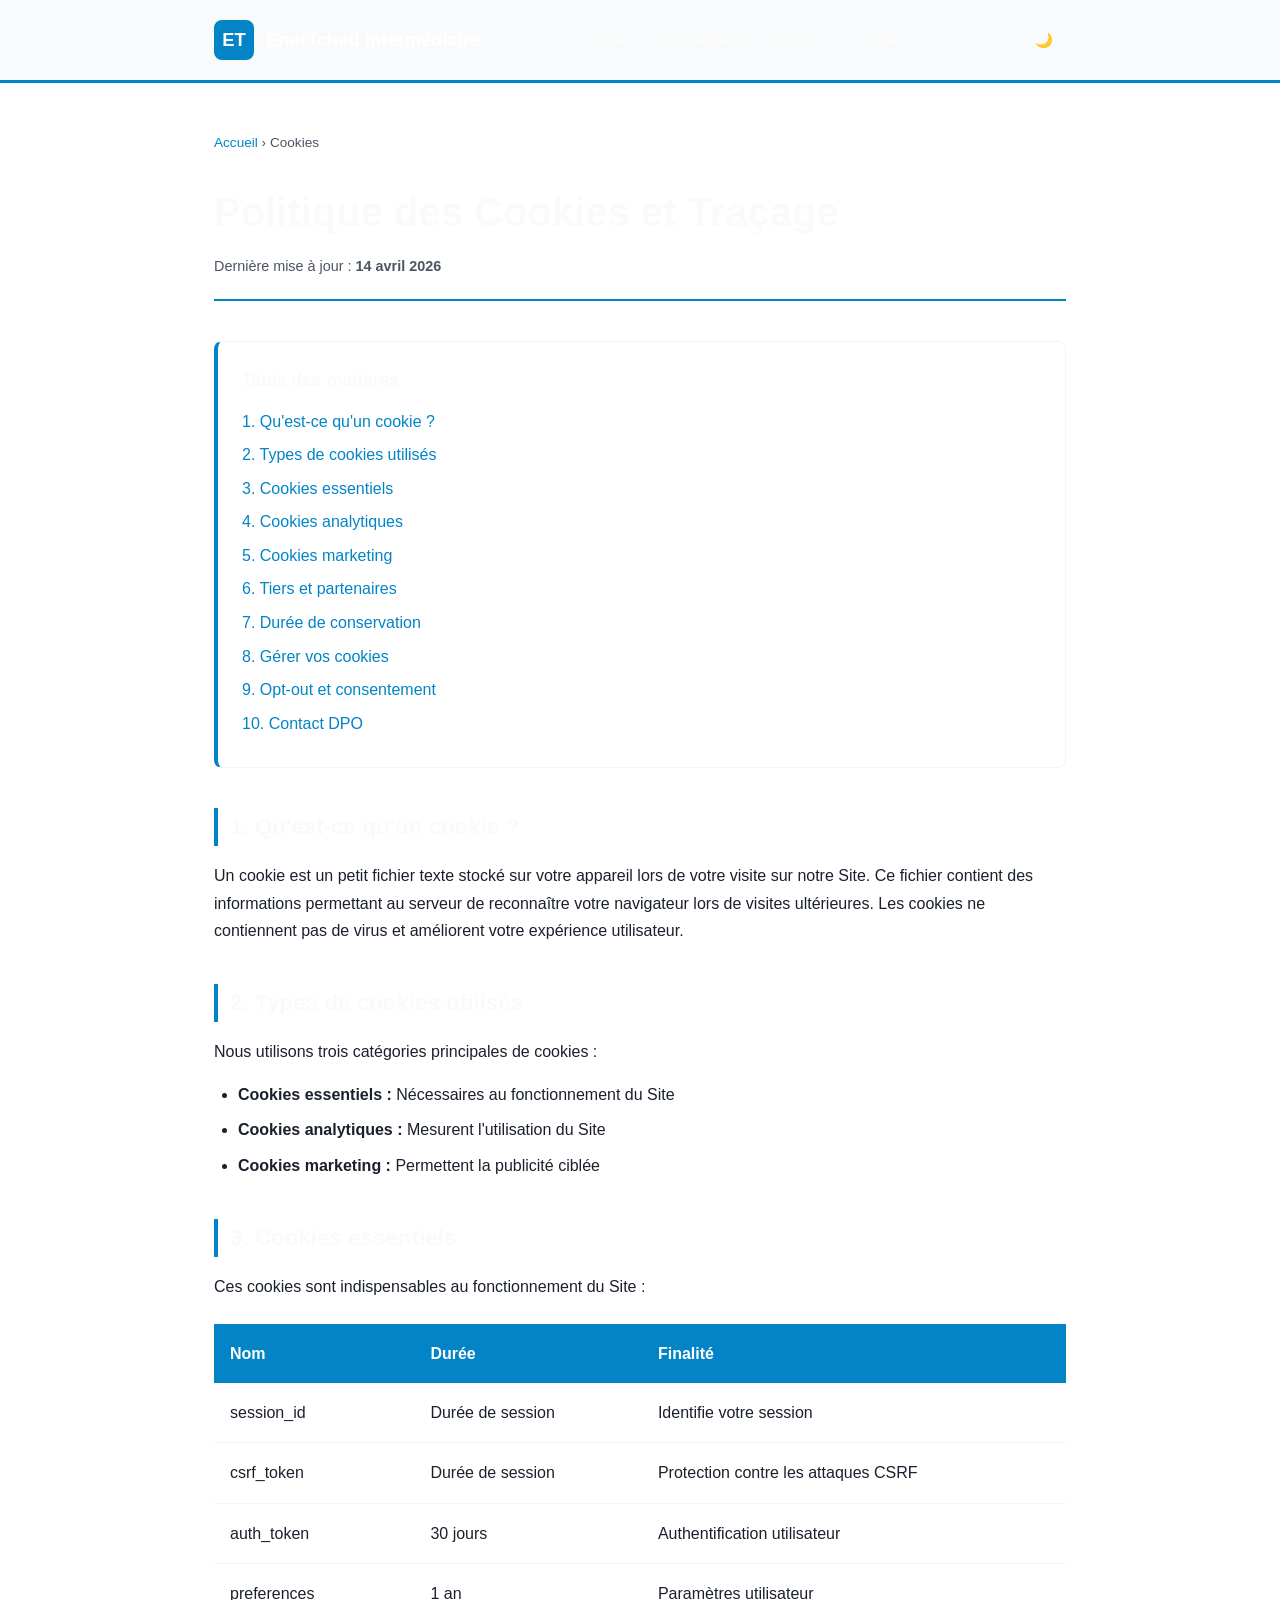
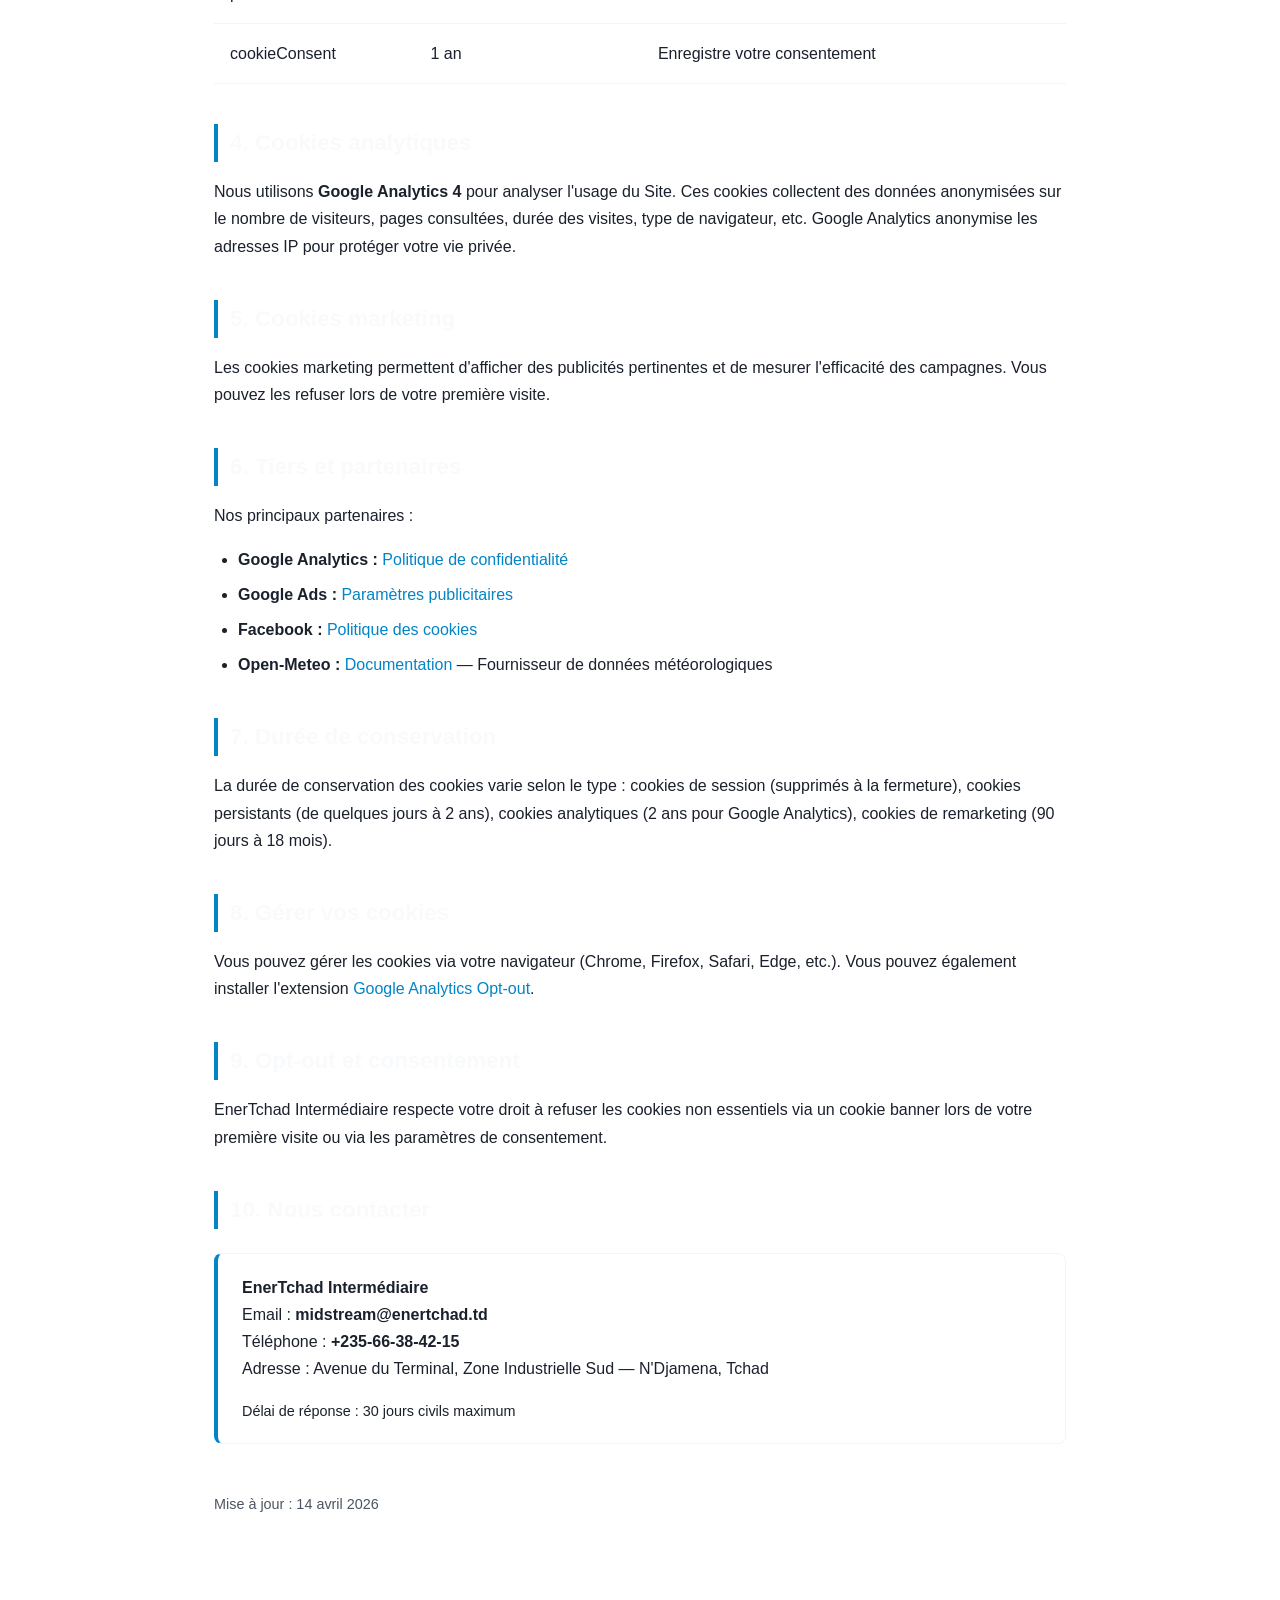
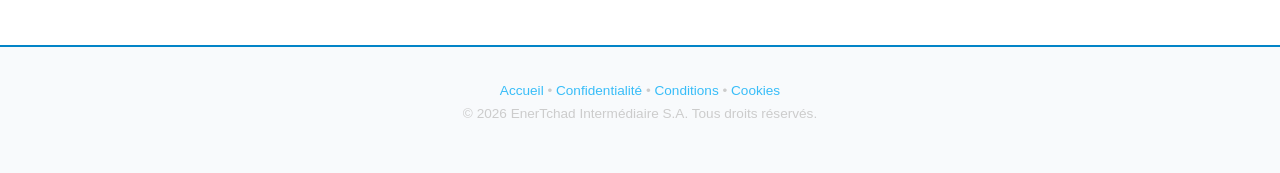
<file: cookies.html>
<!DOCTYPE html>
<html lang="fr">
<head>
<meta charset="UTF-8">
<meta name="viewport" content="width=device-width,initial-scale=1.0">
<meta name="referrer" content="strict-origin-when-cross-origin">
<title>Politique des Cookies — EnerTchad Intermédiaire</title>
<meta name="description" content="Politique des cookies et traçage du site EnerTchad Intermédiaire.">
<meta name="robots" content="index,follow">
<link rel="canonical" href="https://midstream.enertchad.td/cookies">
<link rel="icon" type="image/svg+xml" href="/logo.svg">
<style>
:root{--primary:#0B1426;--primary-mid:#0F1D35;--primary-light:#162A4A;
--accent:#0EA5E9;--accent-light:#38BDF8;--teal:#14B8A6;
--gold:#C8962E;--surface:#F0F4F8;--surface-alt:#E2E8F0;--white:#FFFFFF;
--text:#1A202C;--text-sec:#4A5568;--text-light:#4B5563;--danger:#EF4444;
--font-d:'Space Grotesk',sans-serif;--font-b:'Inter',sans-serif;
--radius:14px;--radius-sm:8px;--tr:0.4s cubic-bezier(0.22,0.61,0.36,1)}

*,*::before,*::after{box-sizing:border-box;margin:0;padding:0}
html{scroll-behavior:smooth}body{font-family:var(--font-b);line-height:1.7;color:var(--text);background:var(--white);font-size:16px;transition:background 0.4s ease}
body.light-theme{--primary:#F8FAFC;--accent:#0284C7;--text:#1A202C;--surface:#FFFFFF;--surface-alt:#F1F5F9}
body.dark-theme{--primary:#0B1426;--accent:#0EA5E9;--text:#F8FAFC;--surface:#0F1D35}
a{color:var(--accent);text-decoration:none}a:hover{color:var(--accent-light);text-decoration:underline}
.skip-link{position:absolute;left:-9999px;top:0;background:var(--primary);color:#fff;padding:1rem;z-index:9999}.skip-link:focus{left:0}
header.legal-header{background:var(--primary);color:#fff;padding:1.25rem 0;border-bottom:3px solid var(--accent);position:sticky;top:0;z-index:100}
.container{max-width:900px;margin:0 auto;padding:0 1.5rem}
.header-inner{display:flex;justify-content:space-between;align-items:center;flex-wrap:wrap;gap:1rem}
.brand{display:flex;align-items:center;gap:.75rem;color:#fff;font-weight:700;font-size:1.15rem;text-decoration:none;font-family:var(--font-d)}
.brand:hover{color:var(--accent-light)}
.brand-logo{width:40px;height:40px;background:var(--accent);border-radius:8px;display:flex;align-items:center;justify-content:center;color:#fff;font-weight:900}
nav.legal-nav a{color:#fff;padding:0.5rem 0.75rem;font-size:.9rem;opacity:.85}nav.legal-nav a:hover{opacity:1;color:var(--accent-light)}
.theme-toggle{background:rgba(255,255,255,0.1);border:1px solid rgba(255,255,255,0.2);color:#fff;padding:0.5rem 0.75rem;border-radius:6px;cursor:pointer;font-size:0.9rem}
main{padding:3rem 0 4rem;min-height:70vh}
.page-header{margin-bottom:2.5rem}
.breadcrumb{font-size:.85rem;color:var(--text-light);margin-bottom:1.5rem}
.breadcrumb a{color:var(--accent)}
h1{font-size:clamp(1.75rem,4vw,2.5rem);font-weight:800;margin-bottom:.5rem;color:var(--primary);font-family:var(--font-d)}
.page-meta{color:var(--text-light);font-size:.9rem;margin-bottom:2.5rem;padding-bottom:1.25rem;border-bottom:2px solid var(--accent)}
.toc-box{background:var(--surface);border:1px solid var(--surface-alt);border-left:4px solid var(--accent);border-radius:var(--radius-sm);padding:1.5rem;margin:2rem 0}
.toc-box h3{margin-top:0;font-size:1.1rem;color:var(--primary);font-family:var(--font-d)}
.toc-box ul{list-style:none;margin:0.75rem 0 0;padding:0}
.toc-box li{margin:0.4rem 0}
h2{font-size:1.4rem;font-weight:700;margin:2.5rem 0 1rem;color:var(--primary);padding-left:.75rem;border-left:4px solid var(--accent);font-family:var(--font-d)}
h3{font-size:1.1rem;font-weight:600;margin:1.5rem 0 .75rem;color:var(--primary)}
p{margin-bottom:1rem}ul,ol{margin:1rem 0 1.25rem 1.5rem}li{margin-bottom:.5rem}
.info-box{background:var(--surface);border:1px solid var(--surface-alt);border-left:4px solid var(--accent);border-radius:var(--radius-sm);padding:1.25rem 1.5rem;margin:1.5rem 0}
.cookie-table{width:100%;border-collapse:collapse;margin:1.5rem 0}
.cookie-table th{background:var(--accent);color:#fff;padding:1rem;text-align:left;font-weight:600}
.cookie-table td{padding:1rem;border-bottom:1px solid var(--surface-alt)}
.cookie-table tr:nth-child(even){background:var(--surface)}
footer.legal-footer{background:var(--primary);color:#ccc;padding:2rem 0;margin-top:3rem;font-size:.85rem;text-align:center;border-top:2px solid var(--accent)}
footer.legal-footer a{color:var(--accent-light)}
@media (max-width:768px){.header-inner{flex-direction:column}.nav{flex-wrap:wrap}h1{font-size:1.5rem}h2{font-size:1.2rem}.cookie-table{font-size:0.9rem}}
@media (max-width:480px){header{padding:1rem 0}main{padding:2rem 0}}
</style>
</head>
<body class="light-theme">
<a class="skip-link" href="#main">Aller au contenu</a>
<header class="legal-header">
  <div class="container header-inner">
    <a class="brand" href="/"><span class="brand-logo">ET</span>EnerTchad Intermédiaire</a>
    <nav class="legal-nav">
      <a href="/">Accueil</a><a href="/privacy">Confidentialité</a><a href="/terms">Conditions</a><a href="/cookies" aria-current="page">Cookies</a>
    </nav>
    <button class="theme-toggle" id="themeToggle">🌙</button>
  </div>
</header>

<main id="main">
  <div class="container">
    <div class="page-header">
      <p class="breadcrumb"><a href="/">Accueil</a> › Cookies</p>
      <h1>Politique des Cookies et Traçage</h1>
      <p class="page-meta">Dernière mise à jour : <strong>14 avril 2026</strong></p>
    </div>

    <div class="toc-box">
      <h3>Table des matières</h3>
      <ul>
        <li><a href="#what">1. Qu'est-ce qu'un cookie ?</a></li>
        <li><a href="#types">2. Types de cookies utilisés</a></li>
        <li><a href="#essentials">3. Cookies essentiels</a></li>
        <li><a href="#analytics">4. Cookies analytiques</a></li>
        <li><a href="#marketing">5. Cookies marketing</a></li>
        <li><a href="#third-parties">6. Tiers et partenaires</a></li>
        <li><a href="#duration">7. Durée de conservation</a></li>
        <li><a href="#manage">8. Gérer vos cookies</a></li>
        <li><a href="#opt-out">9. Opt-out et consentement</a></li>
        <li><a href="#contact">10. Contact DPO</a></li>
      </ul>
    </div>

    <h2 id="what">1. Qu'est-ce qu'un cookie ?</h2>
    <p>Un cookie est un petit fichier texte stocké sur votre appareil lors de votre visite sur notre Site. Ce fichier contient des informations permettant au serveur de reconnaître votre navigateur lors de visites ultérieures. Les cookies ne contiennent pas de virus et améliorent votre expérience utilisateur.</p>

    <h2 id="types">2. Types de cookies utilisés</h2>
    <p>Nous utilisons trois catégories principales de cookies :</p>
    <ul>
      <li><strong>Cookies essentiels :</strong> Nécessaires au fonctionnement du Site</li>
      <li><strong>Cookies analytiques :</strong> Mesurent l'utilisation du Site</li>
      <li><strong>Cookies marketing :</strong> Permettent la publicité ciblée</li>
    </ul>

    <h2 id="essentials">3. Cookies essentiels</h2>
    <p>Ces cookies sont indispensables au fonctionnement du Site :</p>
    <table class="cookie-table">
      <thead><tr><th>Nom</th><th>Durée</th><th>Finalité</th></tr></thead>
      <tbody>
        <tr><td>session_id</td><td>Durée de session</td><td>Identifie votre session</td></tr>
        <tr><td>csrf_token</td><td>Durée de session</td><td>Protection contre les attaques CSRF</td></tr>
        <tr><td>auth_token</td><td>30 jours</td><td>Authentification utilisateur</td></tr>
        <tr><td>preferences</td><td>1 an</td><td>Paramètres utilisateur</td></tr>
        <tr><td>cookieConsent</td><td>1 an</td><td>Enregistre votre consentement</td></tr>
      </tbody>
    </table>

    <h2 id="analytics">4. Cookies analytiques</h2>
    <p>Nous utilisons <strong>Google Analytics 4</strong> pour analyser l'usage du Site. Ces cookies collectent des données anonymisées sur le nombre de visiteurs, pages consultées, durée des visites, type de navigateur, etc. Google Analytics anonymise les adresses IP pour protéger votre vie privée.</p>

    <h2 id="marketing">5. Cookies marketing</h2>
    <p>Les cookies marketing permettent d'afficher des publicités pertinentes et de mesurer l'efficacité des campagnes. Vous pouvez les refuser lors de votre première visite.</p>

    <h2 id="third-parties">6. Tiers et partenaires</h2>
    <p>Nos principaux partenaires :</p>
    <ul>
      <li><strong>Google Analytics :</strong> <a href="https://www.google.com/policies/privacy/" target="_blank">Politique de confidentialité</a></li>
      <li><strong>Google Ads :</strong> <a href="https://adssettings.google.com/" target="_blank">Paramètres publicitaires</a></li>
      <li><strong>Facebook :</strong> <a href="https://www.facebook.com/policies/cookies/" target="_blank">Politique des cookies</a></li>
      <li><strong>Open-Meteo :</strong> <a href="https://open-meteo.com/" target="_blank">Documentation</a> — Fournisseur de données météorologiques</li>
    </ul>

    <h2 id="duration">7. Durée de conservation</h2>
    <p>La durée de conservation des cookies varie selon le type : cookies de session (supprimés à la fermeture), cookies persistants (de quelques jours à 2 ans), cookies analytiques (2 ans pour Google Analytics), cookies de remarketing (90 jours à 18 mois).</p>

    <h2 id="manage">8. Gérer vos cookies</h2>
    <p>Vous pouvez gérer les cookies via votre navigateur (Chrome, Firefox, Safari, Edge, etc.). Vous pouvez également installer l'extension <a href="https://tools.google.com/dlpage/gaoptout" target="_blank">Google Analytics Opt-out</a>.</p>

    <h2 id="opt-out">9. Opt-out et consentement</h2>
    <p>EnerTchad Intermédiaire respecte votre droit à refuser les cookies non essentiels via un cookie banner lors de votre première visite ou via les paramètres de consentement.</p>

    <h2 id="contact">10. Nous contacter</h2>
    <div class="info-box">
      <p><strong>EnerTchad Intermédiaire</strong><br>
      Email : <strong>midstream@enertchad.td</strong><br>
      Téléphone : <strong>+235-66-38-42-15</strong><br>
      Adresse : Avenue du Terminal, Zone Industrielle Sud — N'Djamena, Tchad</p>
      <p style="margin-top:1rem;margin-bottom:0;font-size:0.9rem">Délai de réponse : 30 jours civils maximum</p>
    </div>

    <p style="margin-top:3rem;font-size:0.9rem;color:var(--text-light)">Mise à jour : 14 avril 2026</p>
  </div>
</main>

<footer class="legal-footer">
  <div class="container">
    <div class="footer-links">
      <a href="/">Accueil</a> • <a href="/privacy">Confidentialité</a> • <a href="/terms">Conditions</a> • <a href="/cookies">Cookies</a>
    </div>
    <p>&copy; 2026 EnerTchad Intermédiaire S.A. Tous droits réservés.</p>
  </div>
</footer>

<script>
const t=document.getElementById('themeToggle'),b=document.body,s=localStorage.getItem('theme')||'light-theme';
b.className=s;t.textContent=s==='dark-theme'?'☀️':'🌙';
t.addEventListener('click',()=>{const d=b.classList.contains('dark-theme'),n=d?'light-theme':'dark-theme';b.className=n;localStorage.setItem('theme',n);t.textContent=d?'🌙':'☀️'});
</script>
</body>
</html>
</file>
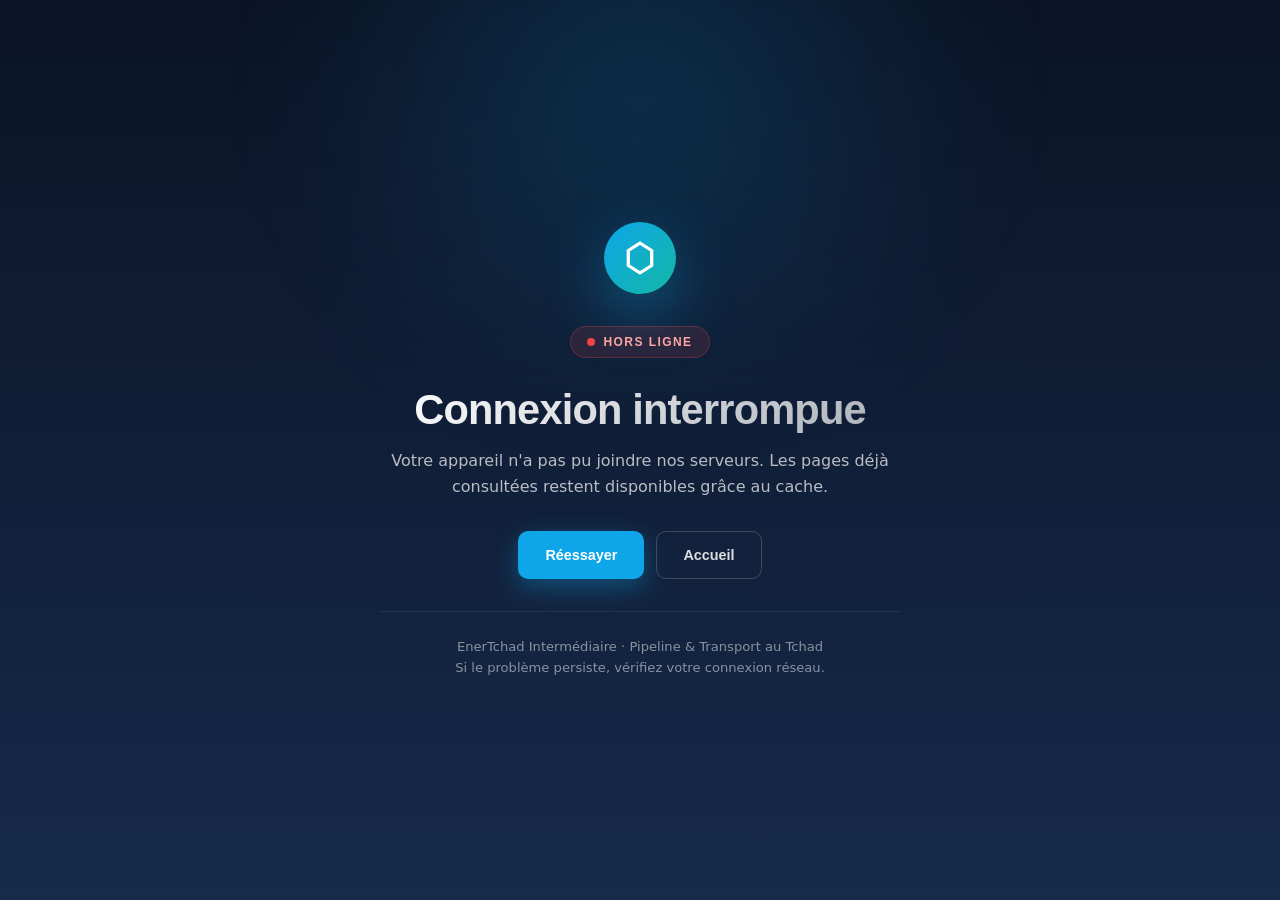
<file: offline.html>
<!DOCTYPE html>
<html lang="fr">
<head>
<meta charset="UTF-8">
<meta name="viewport" content="width=device-width,initial-scale=1">
<title>Hors-ligne — EnerTchad Intermédiaire</title>
<meta name="robots" content="noindex,nofollow">
<link rel="icon" type="image/svg+xml" href="/logo.svg">
<style>
*,*::before,*::after{margin:0;padding:0;box-sizing:border-box}
body{font-family:'Inter',system-ui,sans-serif;background:linear-gradient(180deg,#0B1426 0%,#162A4A 100%);color:#fff;min-height:100vh;display:flex;align-items:center;justify-content:center;padding:24px}
.offline-wrap{max-width:520px;width:100%;text-align:center;position:relative}
.offline-orb{position:fixed;top:-20%;left:50%;transform:translateX(-50%);width:80vw;height:60vh;background:radial-gradient(circle,rgba(14,165,233,0.18),transparent 60%);filter:blur(60px);pointer-events:none;z-index:0}
.offline-logo{width:72px;height:72px;border-radius:50%;margin:0 auto 32px;background:linear-gradient(135deg,#0EA5E9,#14B8A6);display:flex;align-items:center;justify-content:center;box-shadow:0 20px 60px rgba(14,165,233,0.4)}
.offline-logo svg{width:40px;height:40px;fill:#fff}
h1{font-family:'Space Grotesk',sans-serif;font-size:clamp(1.8rem,5vw,2.6rem);font-weight:800;letter-spacing:-0.02em;margin-bottom:14px;background:linear-gradient(135deg,#fff,rgba(255,255,255,0.65));-webkit-background-clip:text;-webkit-text-fill-color:transparent;background-clip:text}
.offline-sub{font-size:1rem;color:rgba(255,255,255,0.7);margin-bottom:32px;line-height:1.6}
.offline-status{display:inline-flex;align-items:center;gap:8px;padding:8px 16px;background:rgba(239,68,68,0.12);border:1px solid rgba(239,68,68,0.28);border-radius:999px;font-family:'Space Grotesk',sans-serif;font-size:0.75rem;font-weight:700;letter-spacing:0.12em;text-transform:uppercase;color:#fca5a5;margin-bottom:28px}
.offline-dot{width:8px;height:8px;background:#ef4444;border-radius:50%;animation:pulse 1.4s ease-in-out infinite}
@keyframes pulse{0%,100%{opacity:1;transform:scale(1)}50%{opacity:0.5;transform:scale(1.3)}}
.btn{display:inline-flex;align-items:center;gap:8px;padding:13px 26px;border-radius:10px;font-family:'Space Grotesk',sans-serif;font-weight:600;font-size:0.9rem;text-decoration:none;border:1px solid transparent;cursor:pointer;transition:all 0.3s;min-height:48px}
.btn-primary{background:#0EA5E9;color:#fff;box-shadow:0 8px 24px rgba(14,165,233,0.35)}
.btn-primary:hover{background:#38BDF8;transform:translateY(-2px)}
.btn-ghost{background:transparent;color:rgba(255,255,255,0.85);border-color:rgba(255,255,255,0.18)}
.btn-ghost:hover{background:rgba(255,255,255,0.06)}
.offline-actions{display:flex;gap:12px;justify-content:center;flex-wrap:wrap}
.offline-hint{margin-top:32px;padding-top:24px;border-top:1px solid rgba(255,255,255,0.08);font-size:0.82rem;color:rgba(255,255,255,0.5);line-height:1.6}
</style>
</head>
<body>
<div class="offline-orb" aria-hidden="true"></div>
<div class="offline-wrap">
  <div class="offline-logo">
    <svg viewBox="0 0 24 24" aria-hidden="true"><path d="M12 2L4 7v10l8 5 8-5V7l-8-5zm0 2.24L18 8v8l-6 3.76L6 16V8l6-3.76z"/></svg>
  </div>
  <div class="offline-status"><span class="offline-dot"></span><span>Hors ligne</span></div>
  <h1>Connexion interrompue</h1>
  <p class="offline-sub">Votre appareil n'a pas pu joindre nos serveurs. Les pages déjà consultées restent disponibles grâce au cache.</p>
  <div class="offline-actions">
    <button class="btn btn-primary" onclick="location.reload()">Réessayer</button>
    <a href="/" class="btn btn-ghost">Accueil</a>
  </div>
  <p class="offline-hint">EnerTchad Intermédiaire · Pipeline &amp; Transport au Tchad<br>Si le problème persiste, vérifiez votre connexion réseau.</p>
</div>
<script>window.addEventListener('online',function(){location.reload()});</script>
</body>
</html>
</file>
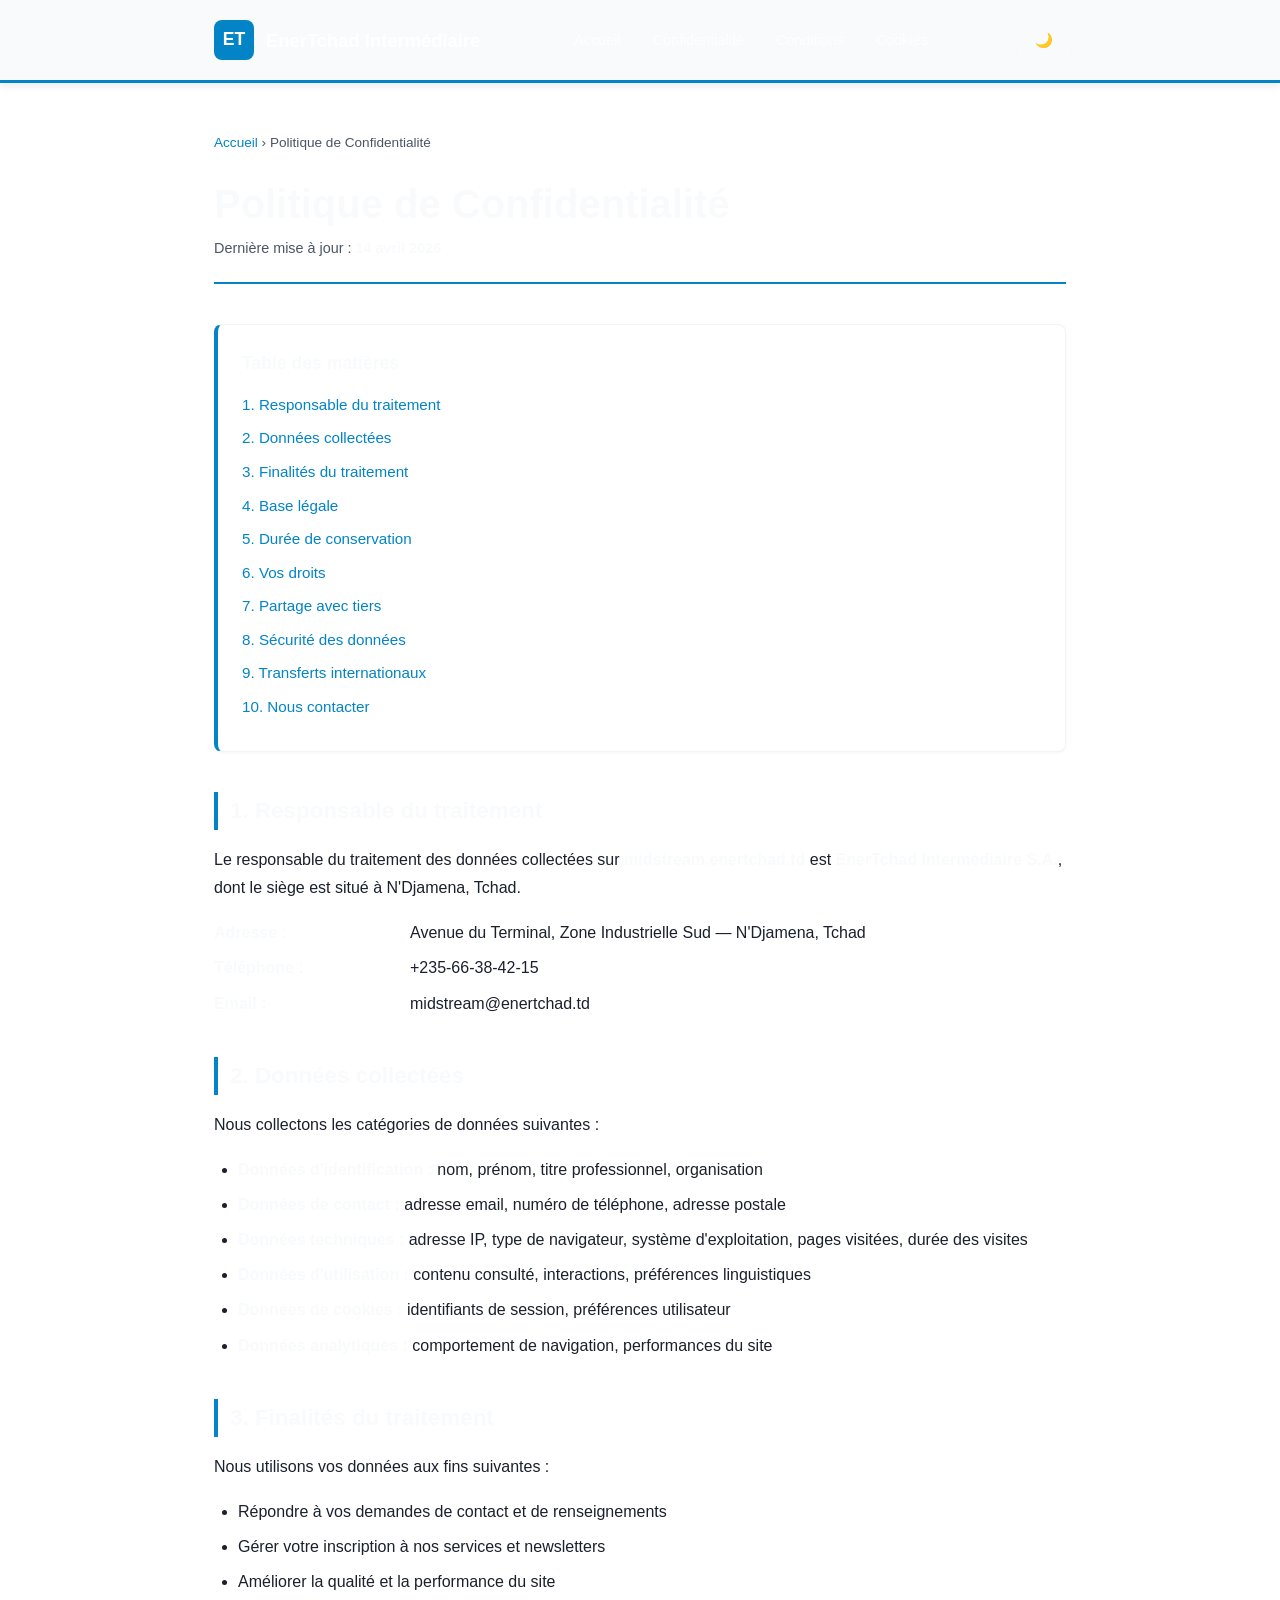
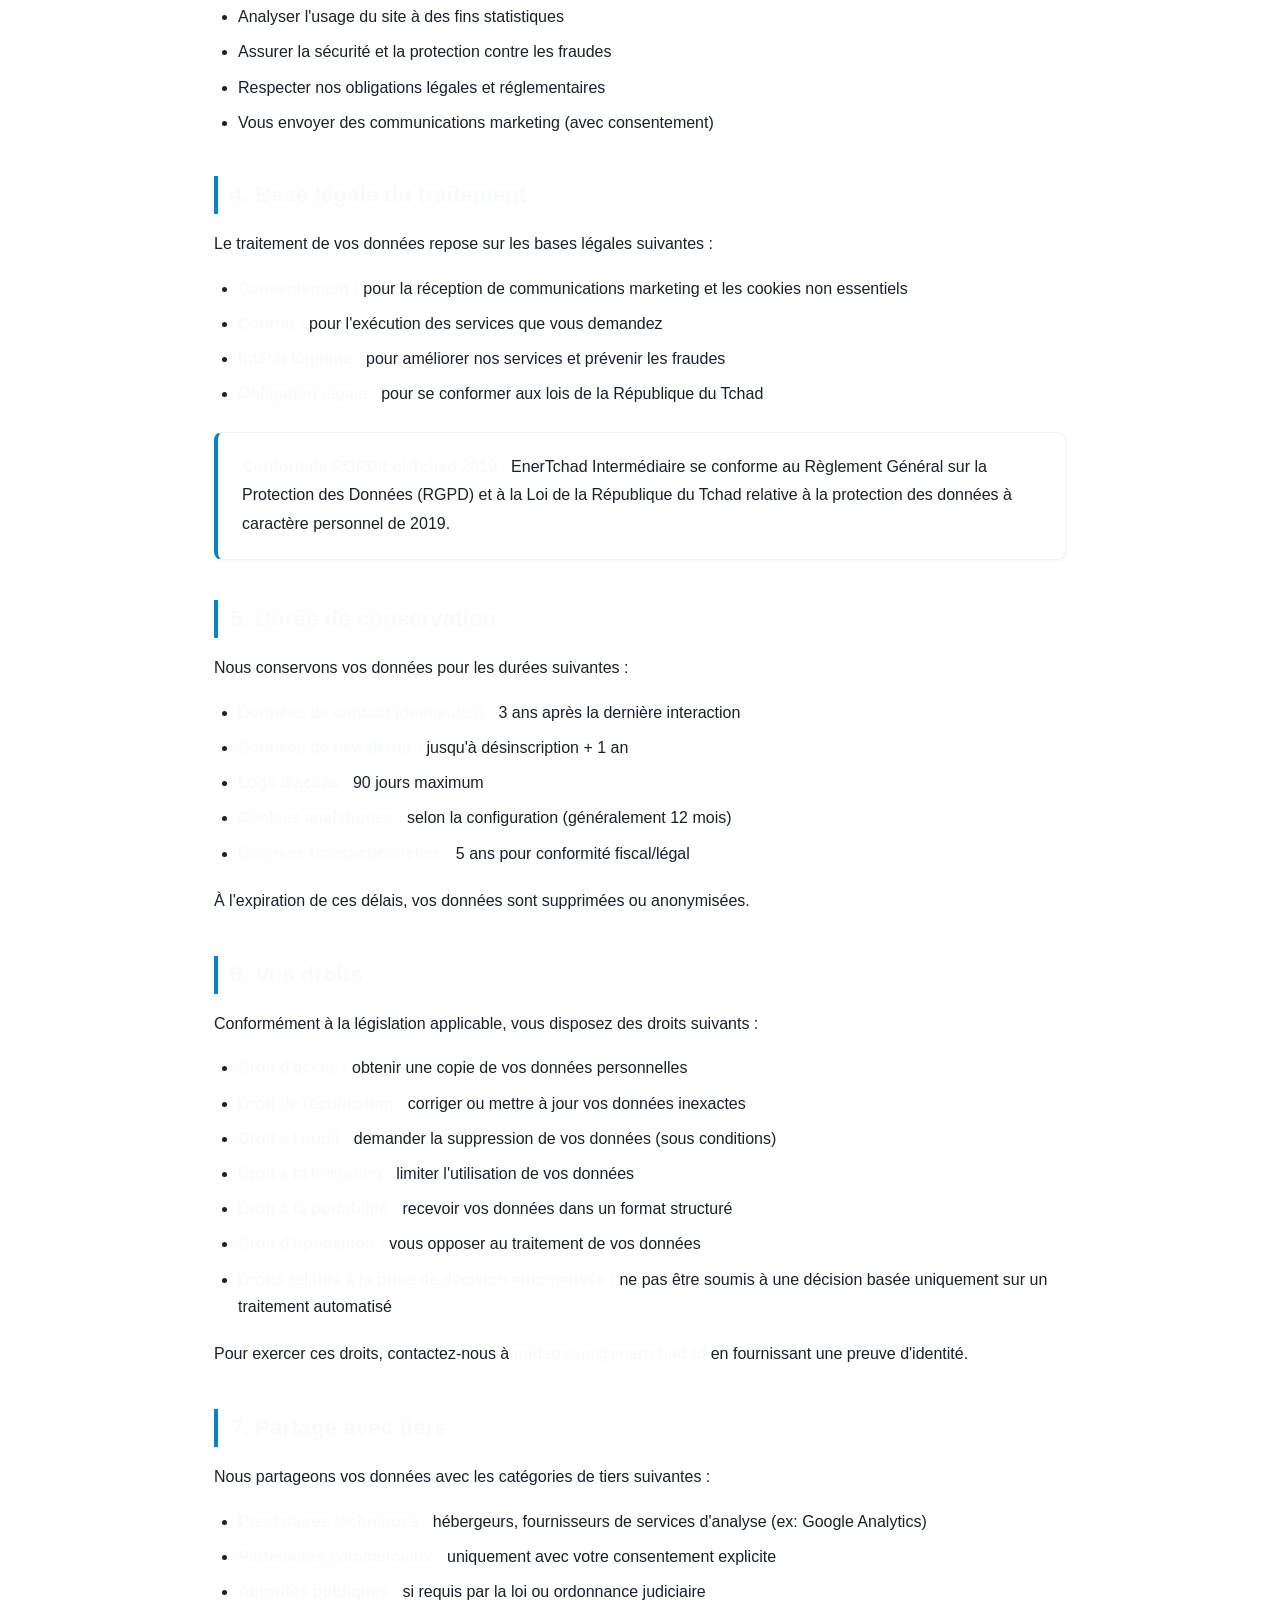
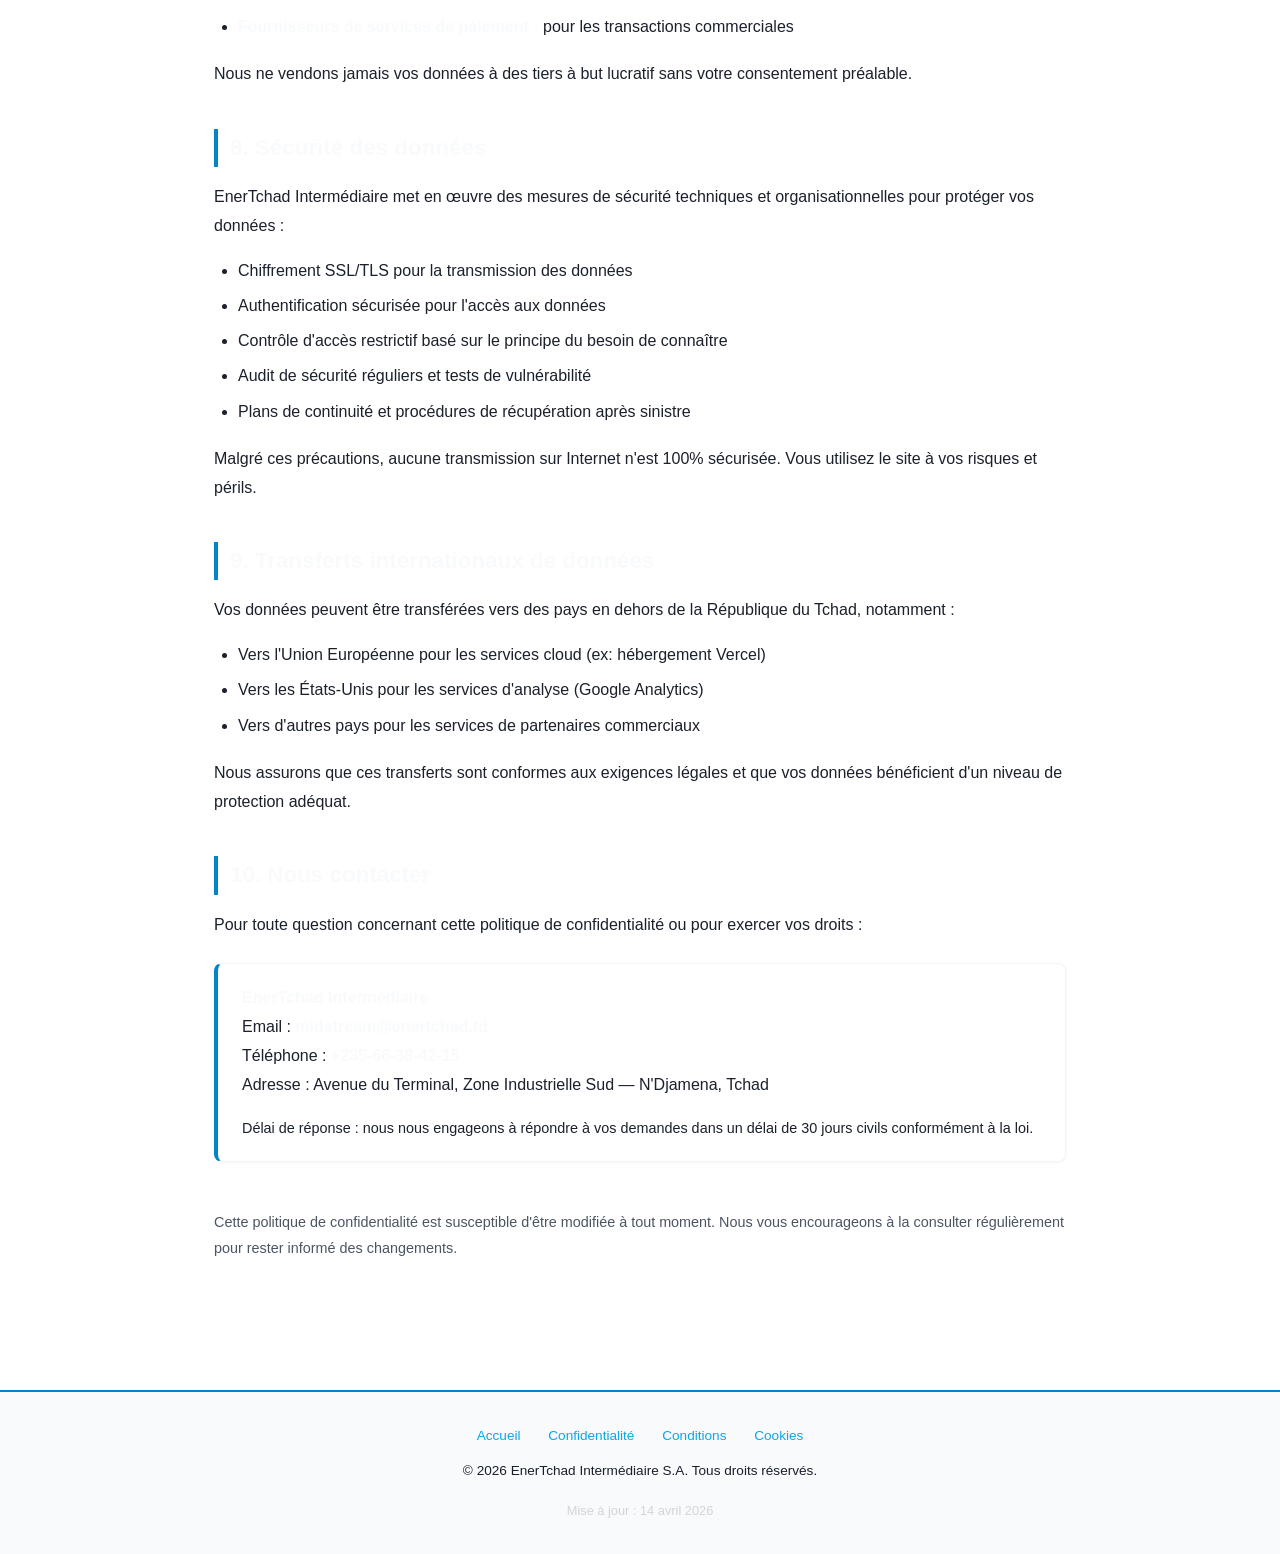
<file: privacy.html>
<!DOCTYPE html>
<html lang="fr">
<head>
<meta charset="UTF-8">
<meta name="viewport" content="width=device-width,initial-scale=1.0">
<meta name="referrer" content="strict-origin-when-cross-origin">
<title>Politique de Confidentialité — EnerTchad Intermédiaire</title>
<meta name="description" content="Politique de confidentialité et protection des données de EnerTchad Intermédiaire, Services Pipeline & Transport au Tchad.">
<meta name="robots" content="index,follow">
<link rel="canonical" href="https://midstream.enertchad.td/privacy">
<link rel="icon" type="image/svg+xml" href="/logo.svg">
<style>
:root{--primary:#0B1426;--primary-mid:#0F1D35;--primary-light:#162A4A;
--accent:#0EA5E9;--accent-light:#38BDF8;--teal:#14B8A6;--teal-light:#2DD4BF;
--gold:#C8962E;--surface:#F0F4F8;--surface-alt:#E2E8F0;--white:#FFFFFF;
--text:#1A202C;--text-sec:#4A5568;--text-light:#4B5563;--danger:#EF4444;
--font-d:'Space Grotesk',sans-serif;--font-b:'Inter',sans-serif;
--radius:14px;--radius-sm:8px;--tr:0.4s cubic-bezier(0.22,0.61,0.36,1)}

*,*::before,*::after{box-sizing:border-box;margin:0;padding:0}
html{scroll-behavior:smooth;-webkit-text-size-adjust:100%}
body{font-family:var(--font-b);line-height:1.7;color:var(--text);background:var(--white);font-size:16px;transition:background 0.4s ease,color 0.4s ease}

body.light-theme{--primary:#F8FAFC;--primary-mid:#F1F5F9;--primary-light:#E2E8F0;--accent:#0284C7;--accent-light:#0EA5E9;--text:#1A202C;--surface:#FFFFFF;--surface-alt:#F1F5F9}
body.dark-theme{--primary:#0B1426;--accent:#0EA5E9;--text:#F8FAFC;--surface:#0F1D35;--surface-alt:#162A4A;--white:#1A1A2E}

a{color:var(--accent);text-decoration:none;transition:color .2s}
a:hover{color:var(--accent-light);text-decoration:underline}

.skip-link{position:absolute;left:-9999px;top:0;background:var(--primary);color:#fff;padding:1rem;z-index:9999}
.skip-link:focus{left:0}

header.legal-header{background:var(--primary);color:#fff;padding:1.25rem 0;border-bottom:3px solid var(--accent);box-shadow:0 2px 8px rgba(0,0,0,0.1);position:sticky;top:0;z-index:100}
.container{max-width:900px;margin:0 auto;padding:0 1.5rem}
.header-inner{display:flex;justify-content:space-between;align-items:center;flex-wrap:wrap;gap:1rem}
.brand{display:flex;align-items:center;gap:.75rem;color:#fff;font-weight:700;font-size:1.15rem;text-decoration:none;font-family:var(--font-d)}
.brand:hover{color:var(--accent-light);text-decoration:none}
.brand-logo{width:40px;height:40px;background:var(--accent);border-radius:8px;display:flex;align-items:center;justify-content:center;color:#fff;font-weight:900;font-size:1.1rem}

nav.legal-nav{display:flex;align-items:center;gap:0.5rem}
nav.legal-nav a{color:#fff;padding:0.5rem 0.75rem;font-size:.9rem;opacity:.85;transition:opacity 0.2s}
nav.legal-nav a:hover{opacity:1;color:var(--accent-light);text-decoration:none}

.theme-toggle{background:rgba(255,255,255,0.1);border:1px solid rgba(255,255,255,0.2);color:#fff;padding:0.5rem 0.75rem;border-radius:6px;cursor:pointer;font-size:0.9rem;transition:all 0.2s}
.theme-toggle:hover{background:rgba(255,255,255,0.15);border-color:var(--accent)}

main{padding:3rem 0 4rem;min-height:70vh}
.page-header{margin-bottom:2.5rem}
.breadcrumb{font-size:.85rem;color:var(--text-light);margin-bottom:1.5rem}
.breadcrumb a{color:var(--accent)}
h1{font-size:clamp(1.75rem,4vw,2.5rem);font-weight:800;margin-bottom:.5rem;color:var(--primary);line-height:1.2;font-family:var(--font-d)}
.page-meta{color:var(--text-light);font-size:.9rem;margin-bottom:2.5rem;padding-bottom:1.25rem;border-bottom:2px solid var(--accent)}

.toc-box{background:var(--surface);border:1px solid var(--surface-alt);border-left:4px solid var(--accent);border-radius:var(--radius-sm);padding:1.5rem;margin:2rem 0;box-shadow:0 1px 3px rgba(0,0,0,0.04)}
.toc-box h3{margin-top:0;font-size:1.1rem;color:var(--primary);font-family:var(--font-d)}
.toc-box ul{list-style:none;margin:0.75rem 0 0 0;padding:0}
.toc-box li{margin:0.4rem 0}
.toc-box a{font-size:0.95rem}

h2{font-size:1.4rem;font-weight:700;margin:2.5rem 0 1rem;color:var(--primary);padding-left:.75rem;border-left:4px solid var(--accent);font-family:var(--font-d)}
h3{font-size:1.1rem;font-weight:600;margin:1.5rem 0 .75rem;color:var(--primary);font-family:var(--font-d)}
p{margin-bottom:1rem;color:var(--text);line-height:1.8}
ul,ol{margin:1rem 0 1.25rem 1.5rem;color:var(--text)}
li{margin-bottom:.5rem}
strong{color:var(--primary);font-weight:600}

.info-box{background:var(--surface);border:1px solid var(--surface-alt);border-left:4px solid var(--accent);border-radius:var(--radius-sm);padding:1.25rem 1.5rem;margin:1.5rem 0;box-shadow:0 1px 3px rgba(0,0,0,0.04)}
.info-box p:last-child{margin-bottom:0}

.info-grid{display:grid;grid-template-columns:180px 1fr;gap:.5rem 1rem;margin:1rem 0}
.info-grid dt{font-weight:600;color:var(--primary);font-family:var(--font-d)}
.info-grid dd{color:var(--text);margin:0}

footer.legal-footer{background:var(--primary);color:#ccc;padding:2rem 0;margin-top:3rem;font-size:.85rem;text-align:center;border-top:2px solid var(--accent)}
footer.legal-footer a{color:var(--accent-light)}
footer.legal-footer .footer-links{margin-bottom:.75rem}
footer.legal-footer .footer-links a{margin:0 .75rem;display:inline-block}
footer.legal-footer .footer-date{font-size:0.8rem;opacity:0.8;margin-top:1rem}

@media (max-width:768px){
  .header-inner{flex-direction:column;align-items:flex-start;gap:1rem}
  nav.legal-nav{flex-wrap:wrap;gap:0.25rem}
  nav.legal-nav a{padding:0.4rem 0.6rem;font-size:.85rem}
  .info-grid{grid-template-columns:1fr}
  .info-grid dt{margin-top:.5rem}
  h1{font-size:1.5rem}
  h2{font-size:1.2rem}
  .container{padding:0 1rem}
}

@media (max-width:480px){
  header.legal-header{padding:1rem 0}
  .brand{font-size:1rem}
  nav.legal-nav{flex-direction:column;width:100%;gap:0.5rem}
  nav.legal-nav a{width:100%;text-align:left;font-size:.8rem}
  .theme-toggle{width:100%;text-align:center}
  main{padding:2rem 0 3rem}
}
</style>
</head>
<body class="light-theme">
<a class="skip-link" href="#main">Aller au contenu principal</a>
<header class="legal-header">
  <div class="container header-inner">
    <a class="brand" href="/"><span class="brand-logo" aria-hidden="true">ET</span>EnerTchad Intermédiaire</a>
    <nav class="legal-nav" aria-label="Navigation légale">
      <a href="/">Accueil</a>
      <a href="/privacy" aria-current="page">Confidentialité</a>
      <a href="/terms">Conditions</a>
      <a href="/cookies">Cookies</a>
    </nav>
    <button class="theme-toggle" id="themeToggle" aria-label="Basculer le thème sombre">🌙</button>
  </div>
</header>

<main id="main">
  <div class="container">
    <div class="page-header">
      <p class="breadcrumb"><a href="/">Accueil</a> › <span>Politique de Confidentialité</span></p>
      <h1>Politique de Confidentialité</h1>
      <p class="page-meta">Dernière mise à jour : <strong>14 avril 2026</strong></p>
    </div>

    <div class="toc-box">
      <h3>Table des matières</h3>
      <ul>
        <li><a href="#controller">1. Responsable du traitement</a></li>
        <li><a href="#collected">2. Données collectées</a></li>
        <li><a href="#purposes">3. Finalités du traitement</a></li>
        <li><a href="#legal-basis">4. Base légale</a></li>
        <li><a href="#retention">5. Durée de conservation</a></li>
        <li><a href="#rights">6. Vos droits</a></li>
        <li><a href="#third-parties">7. Partage avec tiers</a></li>
        <li><a href="#security">8. Sécurité des données</a></li>
        <li><a href="#international">9. Transferts internationaux</a></li>
        <li><a href="#contact">10. Nous contacter</a></li>
      </ul>
    </div>

    <h2 id="controller">1. Responsable du traitement</h2>
    <p>Le responsable du traitement des données collectées sur <strong>midstream.enertchad.td</strong> est <strong>EnerTchad Intermédiaire S.A.</strong>, dont le siège est situé à N'Djamena, Tchad.</p>
    <div class="info-grid">
      <dt>Adresse :</dt><dd>Avenue du Terminal, Zone Industrielle Sud — N'Djamena, Tchad</dd>
      <dt>Téléphone :</dt><dd>+235-66-38-42-15</dd>
      <dt>Email :</dt><dd>midstream@enertchad.td</dd>
    </div>

    <h2 id="collected">2. Données collectées</h2>
    <p>Nous collectons les catégories de données suivantes :</p>
    <ul>
      <li><strong>Données d'identification :</strong> nom, prénom, titre professionnel, organisation</li>
      <li><strong>Données de contact :</strong> adresse email, numéro de téléphone, adresse postale</li>
      <li><strong>Données techniques :</strong> adresse IP, type de navigateur, système d'exploitation, pages visitées, durée des visites</li>
      <li><strong>Données d'utilisation :</strong> contenu consulté, interactions, préférences linguistiques</li>
      <li><strong>Données de cookies :</strong> identifiants de session, préférences utilisateur</li>
      <li><strong>Données analytiques :</strong> comportement de navigation, performances du site</li>
    </ul>

    <h2 id="purposes">3. Finalités du traitement</h2>
    <p>Nous utilisons vos données aux fins suivantes :</p>
    <ul>
      <li>Répondre à vos demandes de contact et de renseignements</li>
      <li>Gérer votre inscription à nos services et newsletters</li>
      <li>Améliorer la qualité et la performance du site</li>
      <li>Analyser l'usage du site à des fins statistiques</li>
      <li>Assurer la sécurité et la protection contre les fraudes</li>
      <li>Respecter nos obligations légales et réglementaires</li>
      <li>Vous envoyer des communications marketing (avec consentement)</li>
    </ul>

    <h2 id="legal-basis">4. Base légale du traitement</h2>
    <p>Le traitement de vos données repose sur les bases légales suivantes :</p>
    <ul>
      <li><strong>Consentement :</strong> pour la réception de communications marketing et les cookies non essentiels</li>
      <li><strong>Contrat :</strong> pour l'exécution des services que vous demandez</li>
      <li><strong>Intérêt légitime :</strong> pour améliorer nos services et prévenir les fraudes</li>
      <li><strong>Obligation légale :</strong> pour se conformer aux lois de la République du Tchad</li>
    </ul>
    <div class="info-box">
      <p><strong>Conformité RGPD/Loi Tchad 2019 :</strong> EnerTchad Intermédiaire se conforme au Règlement Général sur la Protection des Données (RGPD) et à la Loi de la République du Tchad relative à la protection des données à caractère personnel de 2019.</p>
    </div>

    <h2 id="retention">5. Durée de conservation</h2>
    <p>Nous conservons vos données pour les durées suivantes :</p>
    <ul>
      <li><strong>Données de contact (demandes) :</strong> 3 ans après la dernière interaction</li>
      <li><strong>Données de newsletter :</strong> jusqu'à désinscription + 1 an</li>
      <li><strong>Logs d'accès :</strong> 90 jours maximum</li>
      <li><strong>Cookies analytiques :</strong> selon la configuration (généralement 12 mois)</li>
      <li><strong>Données transactionnelles :</strong> 5 ans pour conformité fiscal/légal</li>
    </ul>
    <p>À l'expiration de ces délais, vos données sont supprimées ou anonymisées.</p>

    <h2 id="rights">6. Vos droits</h2>
    <p>Conformément à la législation applicable, vous disposez des droits suivants :</p>
    <ul>
      <li><strong>Droit d'accès :</strong> obtenir une copie de vos données personnelles</li>
      <li><strong>Droit de rectification :</strong> corriger ou mettre à jour vos données inexactes</li>
      <li><strong>Droit à l'oubli :</strong> demander la suppression de vos données (sous conditions)</li>
      <li><strong>Droit à la limitation :</strong> limiter l'utilisation de vos données</li>
      <li><strong>Droit à la portabilité :</strong> recevoir vos données dans un format structuré</li>
      <li><strong>Droit d'opposition :</strong> vous opposer au traitement de vos données</li>
      <li><strong>Droits relatifs à la prise de décision automatisée :</strong> ne pas être soumis à une décision basée uniquement sur un traitement automatisé</li>
    </ul>
    <p>Pour exercer ces droits, contactez-nous à <strong>midstream@enertchad.td</strong> en fournissant une preuve d'identité.</p>

    <h2 id="third-parties">7. Partage avec tiers</h2>
    <p>Nous partageons vos données avec les catégories de tiers suivantes :</p>
    <ul>
      <li><strong>Prestataires techniques :</strong> hébergeurs, fournisseurs de services d'analyse (ex: Google Analytics)</li>
      <li><strong>Partenaires commerciaux :</strong> uniquement avec votre consentement explicite</li>
      <li><strong>Autorités publiques :</strong> si requis par la loi ou ordonnance judiciaire</li>
      <li><strong>Fournisseurs de services de paiement :</strong> pour les transactions commerciales</li>
    </ul>
    <p>Nous ne vendons jamais vos données à des tiers à but lucratif sans votre consentement préalable.</p>

    <h2 id="security">8. Sécurité des données</h2>
    <p>EnerTchad Intermédiaire met en œuvre des mesures de sécurité techniques et organisationnelles pour protéger vos données :</p>
    <ul>
      <li>Chiffrement SSL/TLS pour la transmission des données</li>
      <li>Authentification sécurisée pour l'accès aux données</li>
      <li>Contrôle d'accès restrictif basé sur le principe du besoin de connaître</li>
      <li>Audit de sécurité réguliers et tests de vulnérabilité</li>
      <li>Plans de continuité et procédures de récupération après sinistre</li>
    </ul>
    <p>Malgré ces précautions, aucune transmission sur Internet n'est 100% sécurisée. Vous utilisez le site à vos risques et périls.</p>

    <h2 id="international">9. Transferts internationaux de données</h2>
    <p>Vos données peuvent être transférées vers des pays en dehors de la République du Tchad, notamment :</p>
    <ul>
      <li>Vers l'Union Européenne pour les services cloud (ex: hébergement Vercel)</li>
      <li>Vers les États-Unis pour les services d'analyse (Google Analytics)</li>
      <li>Vers d'autres pays pour les services de partenaires commerciaux</li>
    </ul>
    <p>Nous assurons que ces transferts sont conformes aux exigences légales et que vos données bénéficient d'un niveau de protection adéquat.</p>

    <h2 id="contact">10. Nous contacter</h2>
    <p>Pour toute question concernant cette politique de confidentialité ou pour exercer vos droits :</p>
    <div class="info-box">
      <p><strong>EnerTchad Intermédiaire</strong><br>
      Email : <strong>midstream@enertchad.td</strong><br>
      Téléphone : <strong>+235-66-38-42-15</strong><br>
      Adresse : Avenue du Terminal, Zone Industrielle Sud — N'Djamena, Tchad</p>
      <p style="margin-top:1rem;margin-bottom:0;font-size:0.9rem">Délai de réponse : nous nous engageons à répondre à vos demandes dans un délai de 30 jours civils conformément à la loi.</p>
    </div>

    <p style="margin-top:3rem;font-size:0.9rem;color:var(--text-light)">Cette politique de confidentialité est susceptible d'être modifiée à tout moment. Nous vous encourageons à la consulter régulièrement pour rester informé des changements.</p>
  </div>
</main>

<footer class="legal-footer">
  <div class="container">
    <div class="footer-links">
      <a href="/">Accueil</a>
      <a href="/privacy">Confidentialité</a>
      <a href="/terms">Conditions</a>
      <a href="/cookies">Cookies</a>
    </div>
    <p>&copy; 2026 EnerTchad Intermédiaire S.A. Tous droits réservés.</p>
    <div class="footer-date">Mise à jour : 14 avril 2026</div>
  </div>
</footer>

<script>
const themeToggle = document.getElementById('themeToggle');
const body = document.body;
const savedTheme = localStorage.getItem('theme') || 'light-theme';

body.className = savedTheme;
themeToggle.textContent = savedTheme === 'dark-theme' ? '☀️' : '🌙';

themeToggle.addEventListener('click', () => {
  const isDark = body.classList.contains('dark-theme');
  const newTheme = isDark ? 'light-theme' : 'dark-theme';
  body.className = newTheme;
  localStorage.setItem('theme', newTheme);
  themeToggle.textContent = isDark ? '🌙' : '☀️';
});
</script>
</body>
</html>
</file>
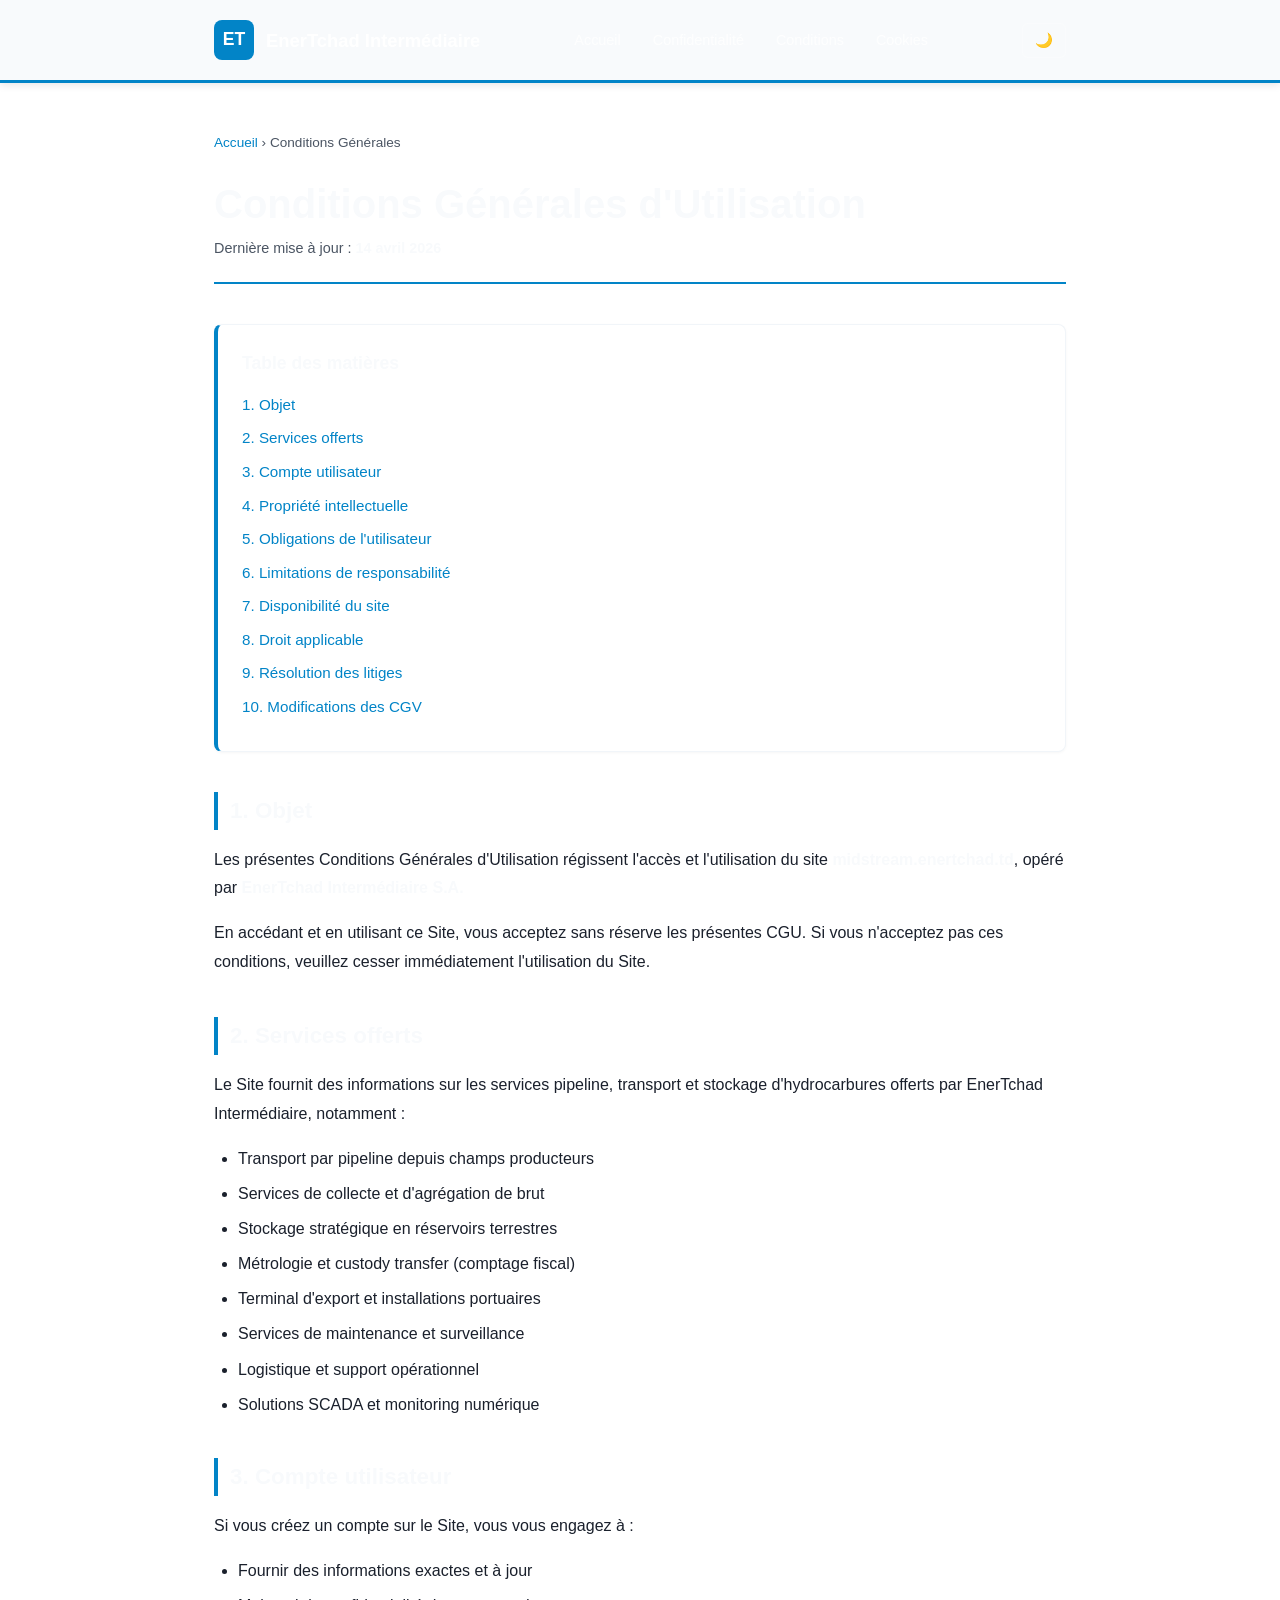
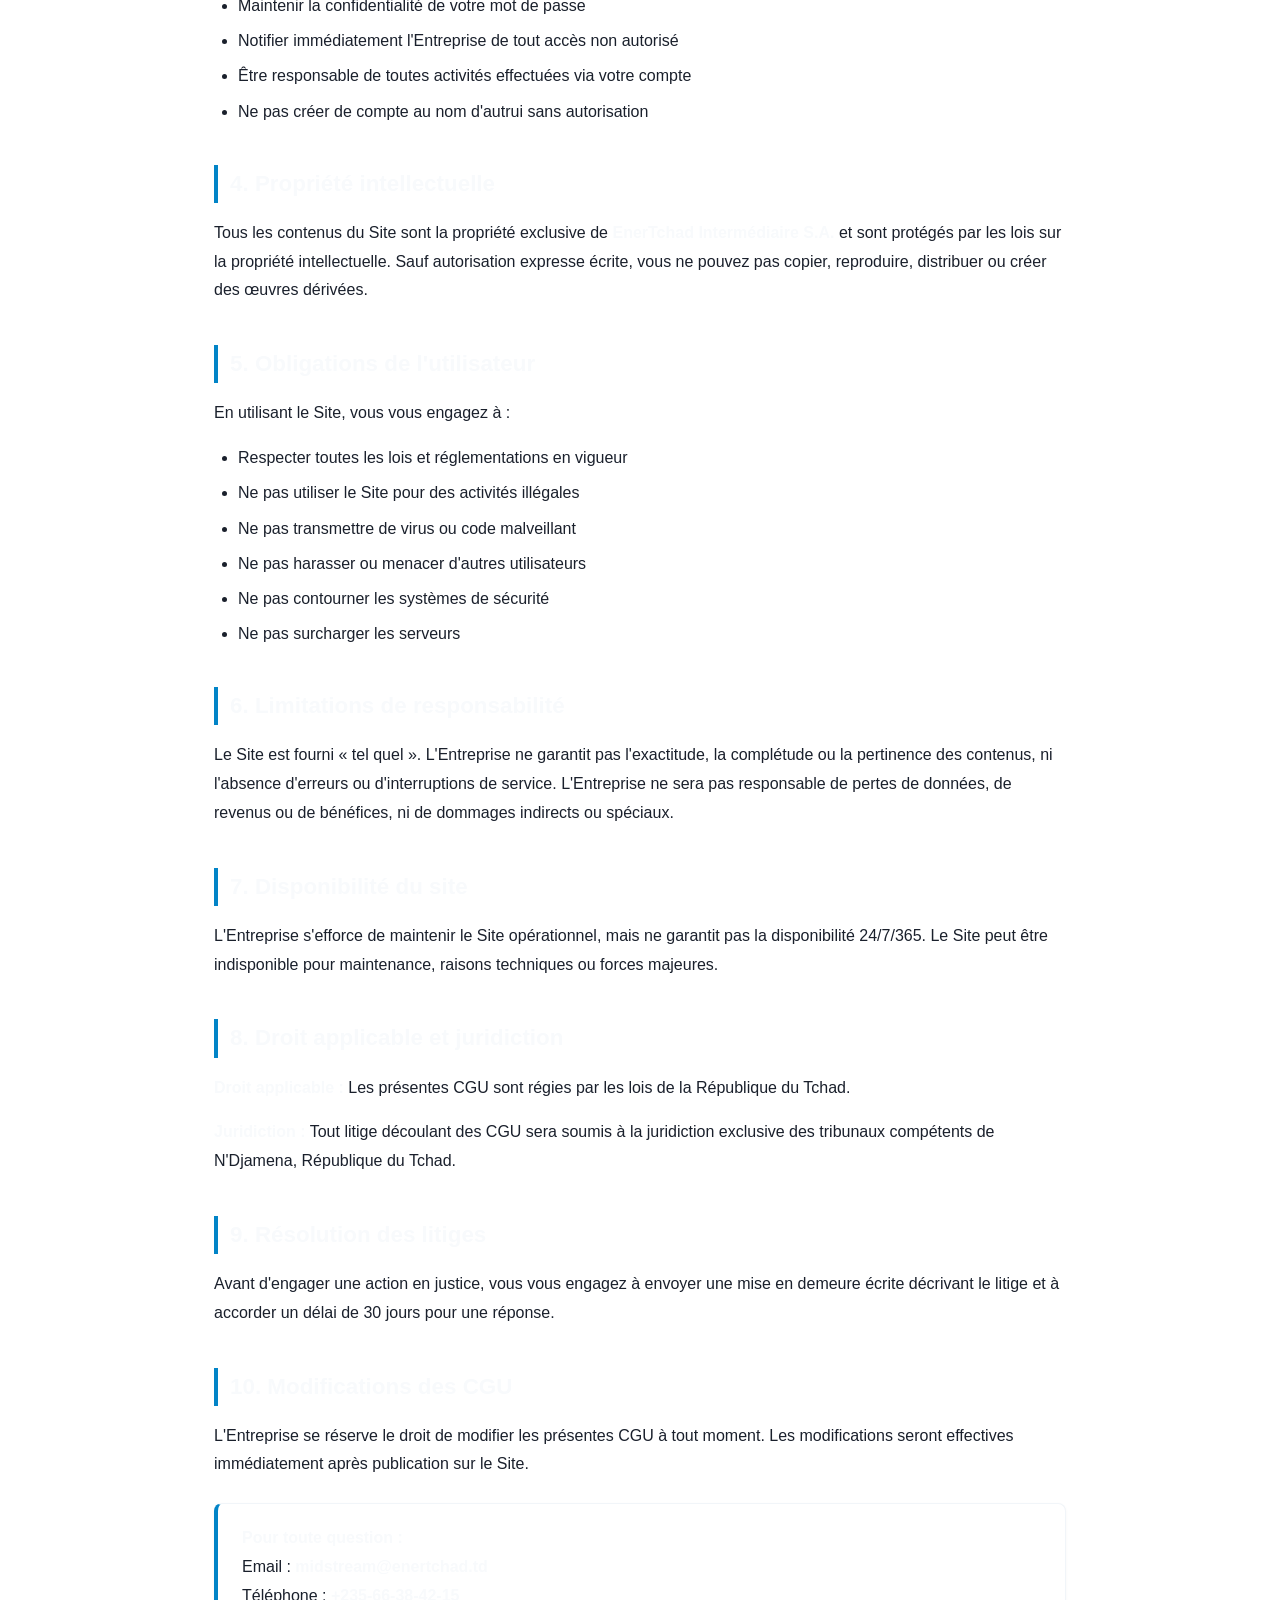
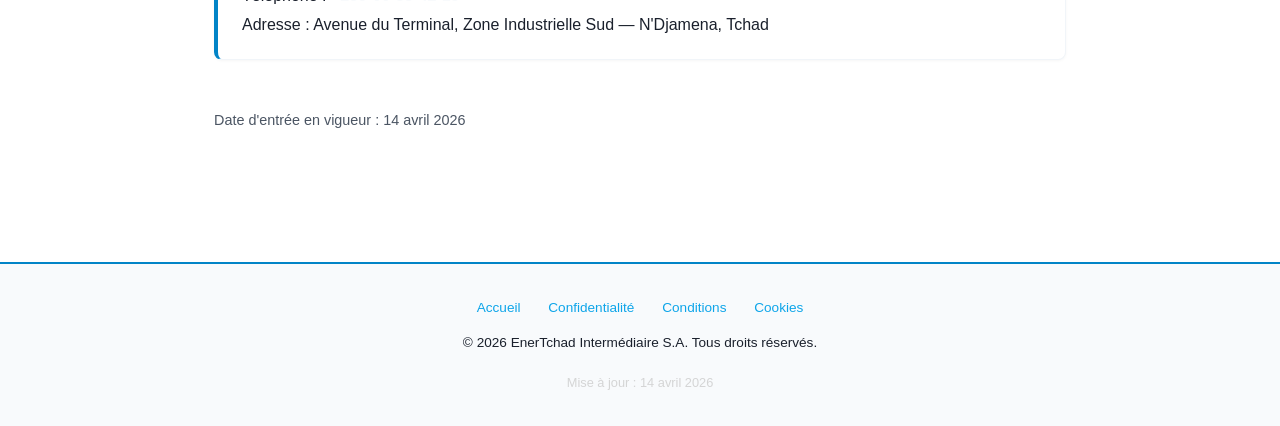
<file: terms.html>
<!DOCTYPE html>
<html lang="fr">
<head>
<meta charset="UTF-8">
<meta name="viewport" content="width=device-width,initial-scale=1.0">
<meta name="referrer" content="strict-origin-when-cross-origin">
<title>Conditions Générales d'Utilisation — EnerTchad Intermédiaire</title>
<meta name="description" content="Conditions générales d'utilisation et de vente du site EnerTchad Intermédiaire.">
<meta name="robots" content="index,follow">
<link rel="canonical" href="https://midstream.enertchad.td/terms">
<link rel="icon" type="image/svg+xml" href="/logo.svg">
<style>
:root{--primary:#0B1426;--primary-mid:#0F1D35;--primary-light:#162A4A;
--accent:#0EA5E9;--accent-light:#38BDF8;--teal:#14B8A6;
--gold:#C8962E;--surface:#F0F4F8;--surface-alt:#E2E8F0;--white:#FFFFFF;
--text:#1A202C;--text-sec:#4A5568;--text-light:#4B5563;--danger:#EF4444;
--font-d:'Space Grotesk',sans-serif;--font-b:'Inter',sans-serif;
--radius:14px;--radius-sm:8px;--tr:0.4s cubic-bezier(0.22,0.61,0.36,1)}

*,*::before,*::after{box-sizing:border-box;margin:0;padding:0}
html{scroll-behavior:smooth;-webkit-text-size-adjust:100%}
body{font-family:var(--font-b);line-height:1.7;color:var(--text);background:var(--white);font-size:16px;transition:background 0.4s ease,color 0.4s ease}

body.light-theme{--primary:#F8FAFC;--primary-mid:#F1F5F9;--primary-light:#E2E8F0;--accent:#0284C7;--accent-light:#0EA5E9;--text:#1A202C;--surface:#FFFFFF;--surface-alt:#F1F5F9}
body.dark-theme{--primary:#0B1426;--accent:#0EA5E9;--text:#F8FAFC;--surface:#0F1D35;--surface-alt:#162A4A;--white:#1A1A2E}

a{color:var(--accent);text-decoration:none;transition:color .2s}
a:hover{color:var(--accent-light);text-decoration:underline}
.skip-link{position:absolute;left:-9999px;top:0;background:var(--primary);color:#fff;padding:1rem;z-index:9999}
.skip-link:focus{left:0}
header.legal-header{background:var(--primary);color:#fff;padding:1.25rem 0;border-bottom:3px solid var(--accent);box-shadow:0 2px 8px rgba(0,0,0,0.1);position:sticky;top:0;z-index:100}
.container{max-width:900px;margin:0 auto;padding:0 1.5rem}
.header-inner{display:flex;justify-content:space-between;align-items:center;flex-wrap:wrap;gap:1rem}
.brand{display:flex;align-items:center;gap:.75rem;color:#fff;font-weight:700;font-size:1.15rem;text-decoration:none;font-family:var(--font-d)}
.brand:hover{color:var(--accent-light);text-decoration:none}
.brand-logo{width:40px;height:40px;background:var(--accent);border-radius:8px;display:flex;align-items:center;justify-content:center;color:#fff;font-weight:900;font-size:1.1rem}
nav.legal-nav{display:flex;align-items:center;gap:0.5rem}
nav.legal-nav a{color:#fff;padding:0.5rem 0.75rem;font-size:.9rem;opacity:.85;transition:opacity 0.2s}
nav.legal-nav a:hover{opacity:1;color:var(--accent-light);text-decoration:none}
.theme-toggle{background:rgba(255,255,255,0.1);border:1px solid rgba(255,255,255,0.2);color:#fff;padding:0.5rem 0.75rem;border-radius:6px;cursor:pointer;font-size:0.9rem;transition:all 0.2s}
.theme-toggle:hover{background:rgba(255,255,255,0.15);border-color:var(--accent)}
main{padding:3rem 0 4rem;min-height:70vh}
.page-header{margin-bottom:2.5rem}
.breadcrumb{font-size:.85rem;color:var(--text-light);margin-bottom:1.5rem}
.breadcrumb a{color:var(--accent)}
h1{font-size:clamp(1.75rem,4vw,2.5rem);font-weight:800;margin-bottom:.5rem;color:var(--primary);line-height:1.2;font-family:var(--font-d)}
.page-meta{color:var(--text-light);font-size:.9rem;margin-bottom:2.5rem;padding-bottom:1.25rem;border-bottom:2px solid var(--accent)}
.toc-box{background:var(--surface);border:1px solid var(--surface-alt);border-left:4px solid var(--accent);border-radius:var(--radius-sm);padding:1.5rem;margin:2rem 0;box-shadow:0 1px 3px rgba(0,0,0,0.04)}
.toc-box h3{margin-top:0;font-size:1.1rem;color:var(--primary);font-family:var(--font-d)}
.toc-box ul{list-style:none;margin:0.75rem 0 0 0;padding:0}
.toc-box li{margin:0.4rem 0}
.toc-box a{font-size:0.95rem}
h2{font-size:1.4rem;font-weight:700;margin:2.5rem 0 1rem;color:var(--primary);padding-left:.75rem;border-left:4px solid var(--accent);font-family:var(--font-d)}
h3{font-size:1.1rem;font-weight:600;margin:1.5rem 0 .75rem;color:var(--primary);font-family:var(--font-d)}
p{margin-bottom:1rem;color:var(--text);line-height:1.8}
ul,ol{margin:1rem 0 1.25rem 1.5rem;color:var(--text)}
li{margin-bottom:.5rem}
strong{color:var(--primary);font-weight:600}
.info-box{background:var(--surface);border:1px solid var(--surface-alt);border-left:4px solid var(--accent);border-radius:var(--radius-sm);padding:1.25rem 1.5rem;margin:1.5rem 0;box-shadow:0 1px 3px rgba(0,0,0,0.04)}
.info-box p:last-child{margin-bottom:0}
footer.legal-footer{background:var(--primary);color:#ccc;padding:2rem 0;margin-top:3rem;font-size:.85rem;text-align:center;border-top:2px solid var(--accent)}
footer.legal-footer a{color:var(--accent-light)}
footer.legal-footer .footer-links{margin-bottom:.75rem}
footer.legal-footer .footer-links a{margin:0 .75rem;display:inline-block}
footer.legal-footer .footer-date{font-size:0.8rem;opacity:0.8;margin-top:1rem}
@media (max-width:768px){.header-inner{flex-direction:column;align-items:flex-start;gap:1rem}nav.legal-nav{flex-wrap:wrap;gap:0.25rem}nav.legal-nav a{padding:0.4rem 0.6rem;font-size:.85rem}h1{font-size:1.5rem}h2{font-size:1.2rem}.container{padding:0 1rem}}
@media (max-width:480px){header.legal-header{padding:1rem 0}.brand{font-size:1rem}nav.legal-nav{flex-direction:column;width:100%;gap:0.5rem}nav.legal-nav a{width:100%;text-align:left;font-size:.8rem}.theme-toggle{width:100%;text-align:center}main{padding:2rem 0 3rem}}
</style>
</head>
<body class="light-theme">
<a class="skip-link" href="#main">Aller au contenu principal</a>
<header class="legal-header">
  <div class="container header-inner">
    <a class="brand" href="/"><span class="brand-logo" aria-hidden="true">ET</span>EnerTchad Intermédiaire</a>
    <nav class="legal-nav" aria-label="Navigation légale">
      <a href="/">Accueil</a>
      <a href="/privacy">Confidentialité</a>
      <a href="/terms" aria-current="page">Conditions</a>
      <a href="/cookies">Cookies</a>
    </nav>
    <button class="theme-toggle" id="themeToggle" aria-label="Basculer le thème sombre">🌙</button>
  </div>
</header>

<main id="main">
  <div class="container">
    <div class="page-header">
      <p class="breadcrumb"><a href="/">Accueil</a> › <span>Conditions Générales</span></p>
      <h1>Conditions Générales d'Utilisation</h1>
      <p class="page-meta">Dernière mise à jour : <strong>14 avril 2026</strong></p>
    </div>

    <div class="toc-box">
      <h3>Table des matières</h3>
      <ul>
        <li><a href="#object">1. Objet</a></li>
        <li><a href="#services">2. Services offerts</a></li>
        <li><a href="#account">3. Compte utilisateur</a></li>
        <li><a href="#intellectual">4. Propriété intellectuelle</a></li>
        <li><a href="#user-obligations">5. Obligations de l'utilisateur</a></li>
        <li><a href="#liability">6. Limitations de responsabilité</a></li>
        <li><a href="#availability">7. Disponibilité du site</a></li>
        <li><a href="#governing">8. Droit applicable</a></li>
        <li><a href="#dispute">9. Résolution des litiges</a></li>
        <li><a href="#modifications">10. Modifications des CGV</a></li>
      </ul>
    </div>

    <h2 id="object">1. Objet</h2>
    <p>Les présentes Conditions Générales d'Utilisation régissent l'accès et l'utilisation du site <strong>midstream.enertchad.td</strong>, opéré par <strong>EnerTchad Intermédiaire S.A.</strong></p>
    <p>En accédant et en utilisant ce Site, vous acceptez sans réserve les présentes CGU. Si vous n'acceptez pas ces conditions, veuillez cesser immédiatement l'utilisation du Site.</p>

    <h2 id="services">2. Services offerts</h2>
    <p>Le Site fournit des informations sur les services pipeline, transport et stockage d'hydrocarbures offerts par EnerTchad Intermédiaire, notamment :</p>
    <ul>
      <li>Transport par pipeline depuis champs producteurs</li>
      <li>Services de collecte et d'agrégation de brut</li>
      <li>Stockage stratégique en réservoirs terrestres</li>
      <li>Métrologie et custody transfer (comptage fiscal)</li>
      <li>Terminal d'export et installations portuaires</li>
      <li>Services de maintenance et surveillance</li>
      <li>Logistique et support opérationnel</li>
      <li>Solutions SCADA et monitoring numérique</li>
    </ul>

    <h2 id="account">3. Compte utilisateur</h2>
    <p>Si vous créez un compte sur le Site, vous vous engagez à :</p>
    <ul>
      <li>Fournir des informations exactes et à jour</li>
      <li>Maintenir la confidentialité de votre mot de passe</li>
      <li>Notifier immédiatement l'Entreprise de tout accès non autorisé</li>
      <li>Être responsable de toutes activités effectuées via votre compte</li>
      <li>Ne pas créer de compte au nom d'autrui sans autorisation</li>
    </ul>

    <h2 id="intellectual">4. Propriété intellectuelle</h2>
    <p>Tous les contenus du Site sont la propriété exclusive de <strong>EnerTchad Intermédiaire S.A.</strong> et sont protégés par les lois sur la propriété intellectuelle. Sauf autorisation expresse écrite, vous ne pouvez pas copier, reproduire, distribuer ou créer des œuvres dérivées.</p>

    <h2 id="user-obligations">5. Obligations de l'utilisateur</h2>
    <p>En utilisant le Site, vous vous engagez à :</p>
    <ul>
      <li>Respecter toutes les lois et réglementations en vigueur</li>
      <li>Ne pas utiliser le Site pour des activités illégales</li>
      <li>Ne pas transmettre de virus ou code malveillant</li>
      <li>Ne pas harasser ou menacer d'autres utilisateurs</li>
      <li>Ne pas contourner les systèmes de sécurité</li>
      <li>Ne pas surcharger les serveurs</li>
    </ul>

    <h2 id="liability">6. Limitations de responsabilité</h2>
    <p>Le Site est fourni « tel quel ». L'Entreprise ne garantit pas l'exactitude, la complétude ou la pertinence des contenus, ni l'absence d'erreurs ou d'interruptions de service. L'Entreprise ne sera pas responsable de pertes de données, de revenus ou de bénéfices, ni de dommages indirects ou spéciaux.</p>

    <h2 id="availability">7. Disponibilité du site</h2>
    <p>L'Entreprise s'efforce de maintenir le Site opérationnel, mais ne garantit pas la disponibilité 24/7/365. Le Site peut être indisponible pour maintenance, raisons techniques ou forces majeures.</p>

    <h2 id="governing">8. Droit applicable et juridiction</h2>
    <p><strong>Droit applicable :</strong> Les présentes CGU sont régies par les lois de la République du Tchad.</p>
    <p><strong>Juridiction :</strong> Tout litige découlant des CGU sera soumis à la juridiction exclusive des tribunaux compétents de N'Djamena, République du Tchad.</p>

    <h2 id="dispute">9. Résolution des litiges</h2>
    <p>Avant d'engager une action en justice, vous vous engagez à envoyer une mise en demeure écrite décrivant le litige et à accorder un délai de 30 jours pour une réponse.</p>

    <h2 id="modifications">10. Modifications des CGU</h2>
    <p>L'Entreprise se réserve le droit de modifier les présentes CGU à tout moment. Les modifications seront effectives immédiatement après publication sur le Site.</p>

    <div class="info-box">
      <p><strong>Pour toute question :</strong><br>
      Email : <strong>midstream@enertchad.td</strong><br>
      Téléphone : <strong>+235-66-38-42-15</strong><br>
      Adresse : Avenue du Terminal, Zone Industrielle Sud — N'Djamena, Tchad</p>
    </div>

    <p style="margin-top:3rem;font-size:0.9rem;color:var(--text-light)">Date d'entrée en vigueur : 14 avril 2026</p>
  </div>
</main>

<footer class="legal-footer">
  <div class="container">
    <div class="footer-links">
      <a href="/">Accueil</a>
      <a href="/privacy">Confidentialité</a>
      <a href="/terms">Conditions</a>
      <a href="/cookies">Cookies</a>
    </div>
    <p>&copy; 2026 EnerTchad Intermédiaire S.A. Tous droits réservés.</p>
    <div class="footer-date">Mise à jour : 14 avril 2026</div>
  </div>
</footer>

<script>
const themeToggle = document.getElementById('themeToggle');
const body = document.body;
const savedTheme = localStorage.getItem('theme') || 'light-theme';
body.className = savedTheme;
themeToggle.textContent = savedTheme === 'dark-theme' ? '☀️' : '🌙';
themeToggle.addEventListener('click', () => {
  const isDark = body.classList.contains('dark-theme');
  const newTheme = isDark ? 'light-theme' : 'dark-theme';
  body.className = newTheme;
  localStorage.setItem('theme', newTheme);
  themeToggle.textContent = isDark ? '🌙' : '☀️';
});
</script>
</body>
</html>
</file>
